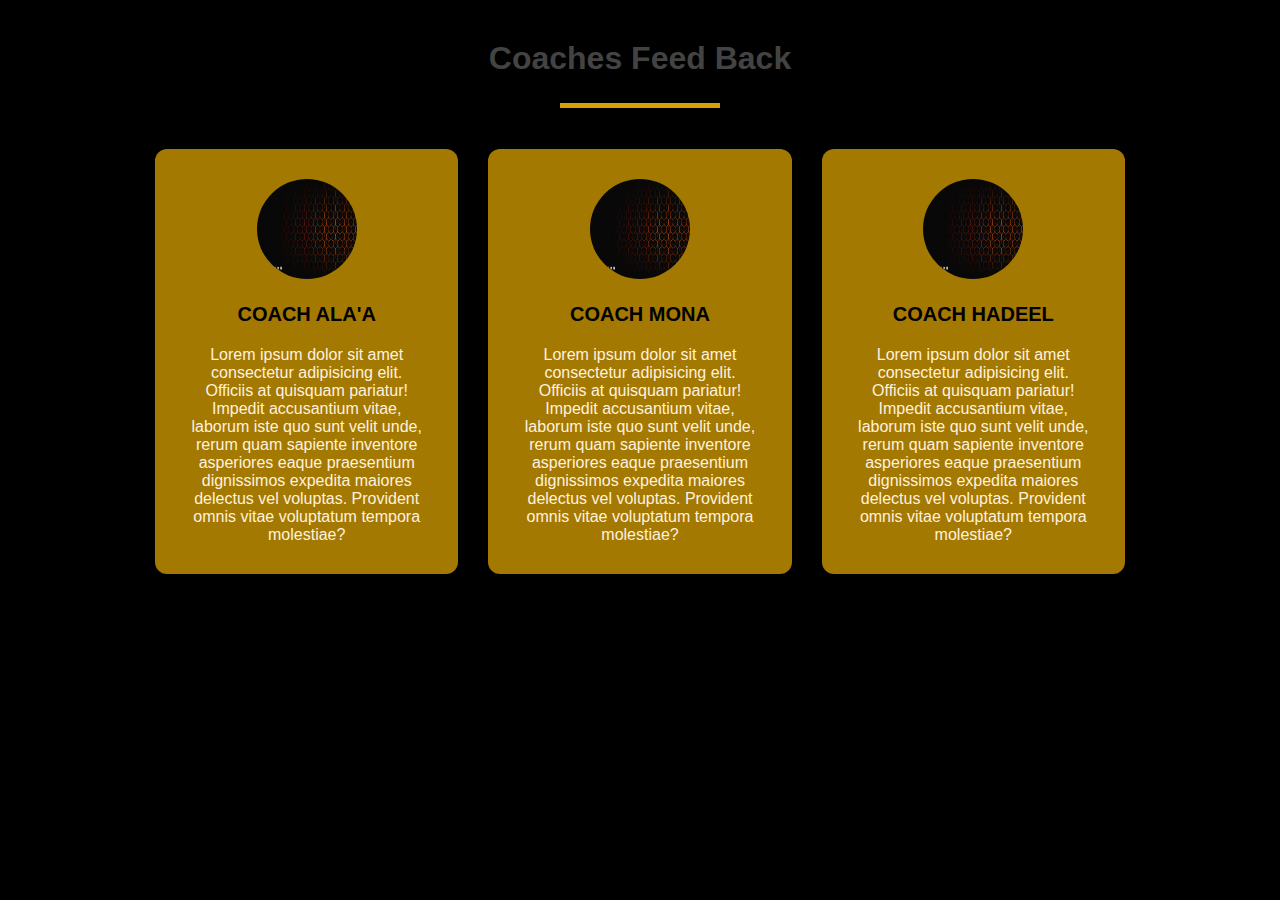
<file: feedcoach.html>
<!DOCTYPE html>
<html lang="en">
<head>
    <meta charset="UTF-8">
    <meta http-equiv="X-UA-Compatible" content="IE=edge">
    <meta name="viewport" content="width=device-width, initial-scale=1.0">
    <link rel="stylesheet" href="https://cdnjs.cloudflare.com/ajax/libs/font-awesome/5.15.4/css/all.min.css"/>
    <link rel="stylesheet" href="feedCoach.css">
    <title>Document</title>
</head>
<body>
    
    <div class="testimonials">
        <div class="inner">
          <h1>Coaches Feed Back</h1>
          <div class="border"></div>

            <div class="row">
            <div class="col">
                <div class="testimonial">
                    <img src="./Third_project_FeedBack/Pics/Back2.jpg" alt="Pic">
                    <div class="name">Coach Ala'a</div>
                    <p class="para">Lorem ipsum dolor sit amet consectetur adipisicing elit. Officiis at quisquam pariatur! Impedit accusantium vitae, laborum iste quo sunt velit unde, rerum quam sapiente inventore asperiores eaque praesentium dignissimos expedita maiores delectus vel voluptas. Provident omnis vitae voluptatum tempora molestiae?</p>

                </div>
              </div>
              <div class="col">
                <div class="testimonial">
                    <img src="./Third_project_FeedBack/Pics/Back2.jpg" alt="Pic">
                    <div class="name">coach Mona</div>
                    <p class="para">Lorem ipsum dolor sit amet consectetur adipisicing elit. Officiis at quisquam pariatur! Impedit accusantium vitae, laborum iste quo sunt velit unde, rerum quam sapiente inventore asperiores eaque praesentium dignissimos expedita maiores delectus vel voluptas. Provident omnis vitae voluptatum tempora molestiae?</p>

                </div>
              </div>
              <div class="col">
                <div class="testimonial">
                    <img src="./Third_project_FeedBack/Pics/Back2.jpg" alt="Pic">
                    <div class="name">Coach Hadeel</div>
                    <p class="para">Lorem ipsum dolor sit amet consectetur adipisicing elit. Officiis at quisquam pariatur! Impedit accusantium vitae, laborum iste quo sunt velit unde, rerum quam sapiente inventore asperiores eaque praesentium dignissimos expedita maiores delectus vel voluptas. Provident omnis vitae voluptatum tempora molestiae?</p>

                </div>
              </div>
              
            </div>
           </div>
        </div>


</body>
</html>
</file>
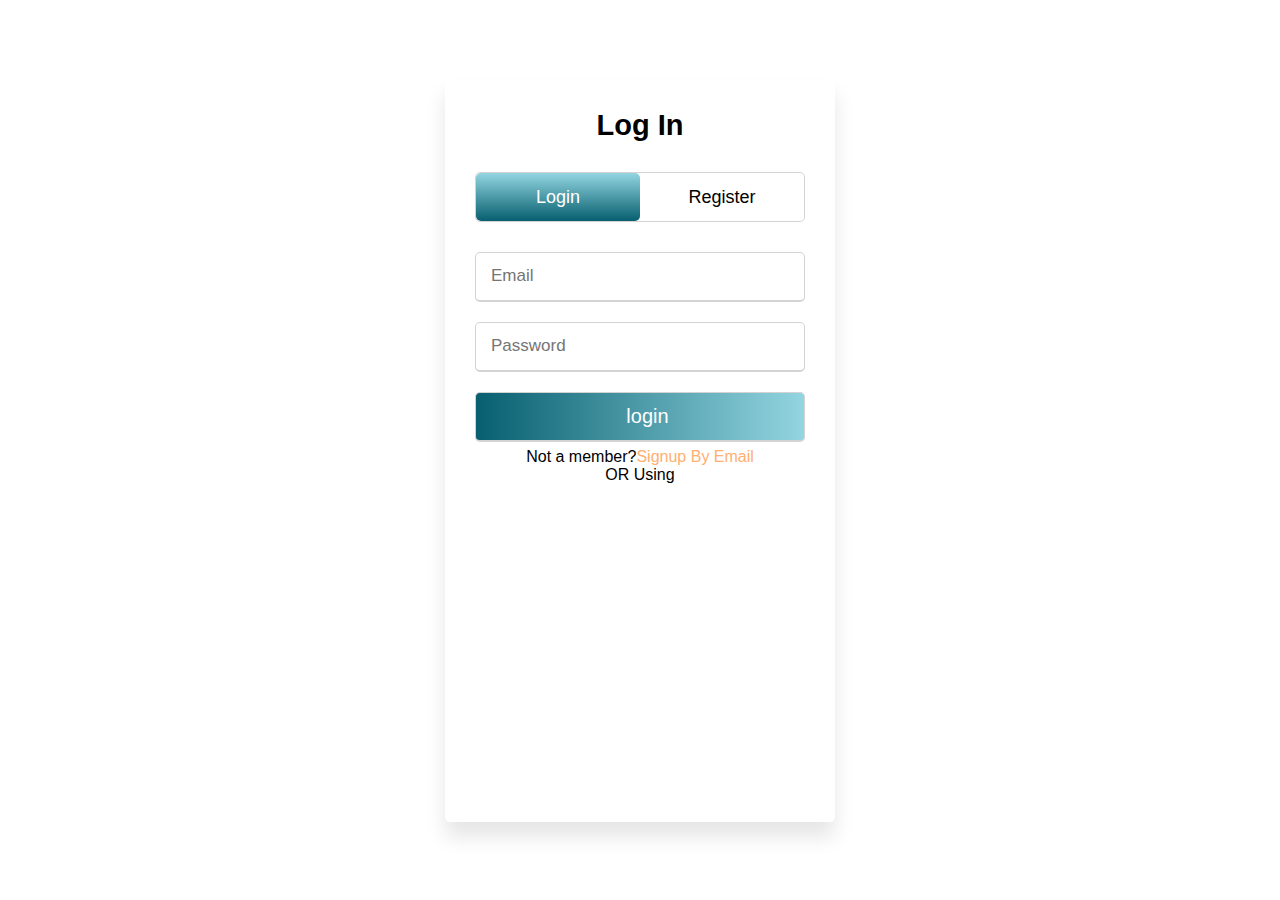
<file: h.html>
<!DOCTYPE html>
<html lang="en">
<head>
    <meta charset="UTF-8">
    <meta http-equiv="X-UA-Compatible" content="IE=edge">
    <meta name="viewport" content="width=device-width, initial-scale=1.0">
    <link rel="stylesheet" href="h.css">
    <title>Document</title>
</head>
<body>
    
</body>
</html>
<body>
    <div class="container">
        <div class="title_text">
            <div class="title login">Log In</div>
            <div class="title signup">Register</div>
        </div>
          <!-- header -->
        <div class="form-container">
            <div class="slide-controls">
                <input type="radio" name="slider" id="login" checked>
                <input type="radio" name="slider" id="signup">
                <label for="login" class="slide login">Login</label>
                <label for="signup" class="slide signup">Register</label>
                <div class="swip-button"></div>
            </div>
            <div class="form-inner">
                <!-- login formmat -->
                <form action="#" class="login">
                    <div class="field">
                        <input type="text" placeholder="Email" required>
                    </div>
                    <div class="field">
                        <input type="password" placeholder="Password" required>
                    </div>
                    <div class="field">
                        <button id="submit">login</button>
                    </div>
                    <div class="signup-link">Not a member?<a href="#">Signup By Email</a></div>
                    <div id="using">OR Using</div>
                    <div id="icons">
                        <i class="fa-brands fa-google"></i>
                        <i class="fa-brands fa-github"></i>
                        <i class="fa-brands fa-facebook"></i>
                        <i class="fa-brands fa-square-twitter"></i>
                    </div>

                </form>

                <!-- sign up format -->
                <form action="#" class="signup">
                    <div class="field">
                        <input type="text" placeholder="First Name" required id="Fname">
                        <p id="NameError"></p>
                    </div>
                    <div class="field">
                        <input type="text" placeholder="Last Name" required id="Lname">
                        <span id="LNameError"></span>
                    </div>
                    <div class="field">
                        <input type="text" placeholder="Email" required id="Email">
                        <span id="NameError"></span>
                    </div>
                    <div class="field">
                        <input type="text" placeholder="Confirm Email" required id="Cemail">
                        <span id="NameError"></span>
                    </div>
                    <div class="field">
                        <input type="text" placeholder="Mobile Number" required id="MobileN">
                        <span id="NameError"></span>
                    </div>
                    <div class="field">
                        <input type="password" placeholder="Password" required id="Pass">
                        <span id="NameError"></span>
                    </div>
                    <div class="field">
                        <input type="password" placeholder="Confirm Password" required id="Cpass">
                        <span id="NameError"></span>
                    </div>
                    <div class="field">
                        <button id="submit" onclick="func()">Register</button>
                    </div>


                </form>
            </div>
        </div>
    </div>
    <script src="h.js"></script>


<script>
    const loginForm = document.querySelector("form.login");
    const signupForm = document.querySelector("form.signup");
    const loginBtn = document.querySelector("label.login");
    const signupBtn = document.querySelector("label.signup");
    const signupLink= document.querySelector(".signup-link a");
    const loginText= document.querySelector(".title_text .login");
    const signupText= document.querySelector(".title_text .signup");

    signupBtn.onclick = (() => {
        loginForm.style.marginLeft = "-50%";
        loginText.style.marginLeft = "-50%";
    });

    loginBtn.onclick = (() => {
        loginForm.style.marginLeft = "0%";
        loginText.style.marginLeft = "0%";
    });

    signupLink.onclick=(()=>{
        signupBtn.click()
        return false ; 
    }
    )
</script>
</body>
</html>
</file>
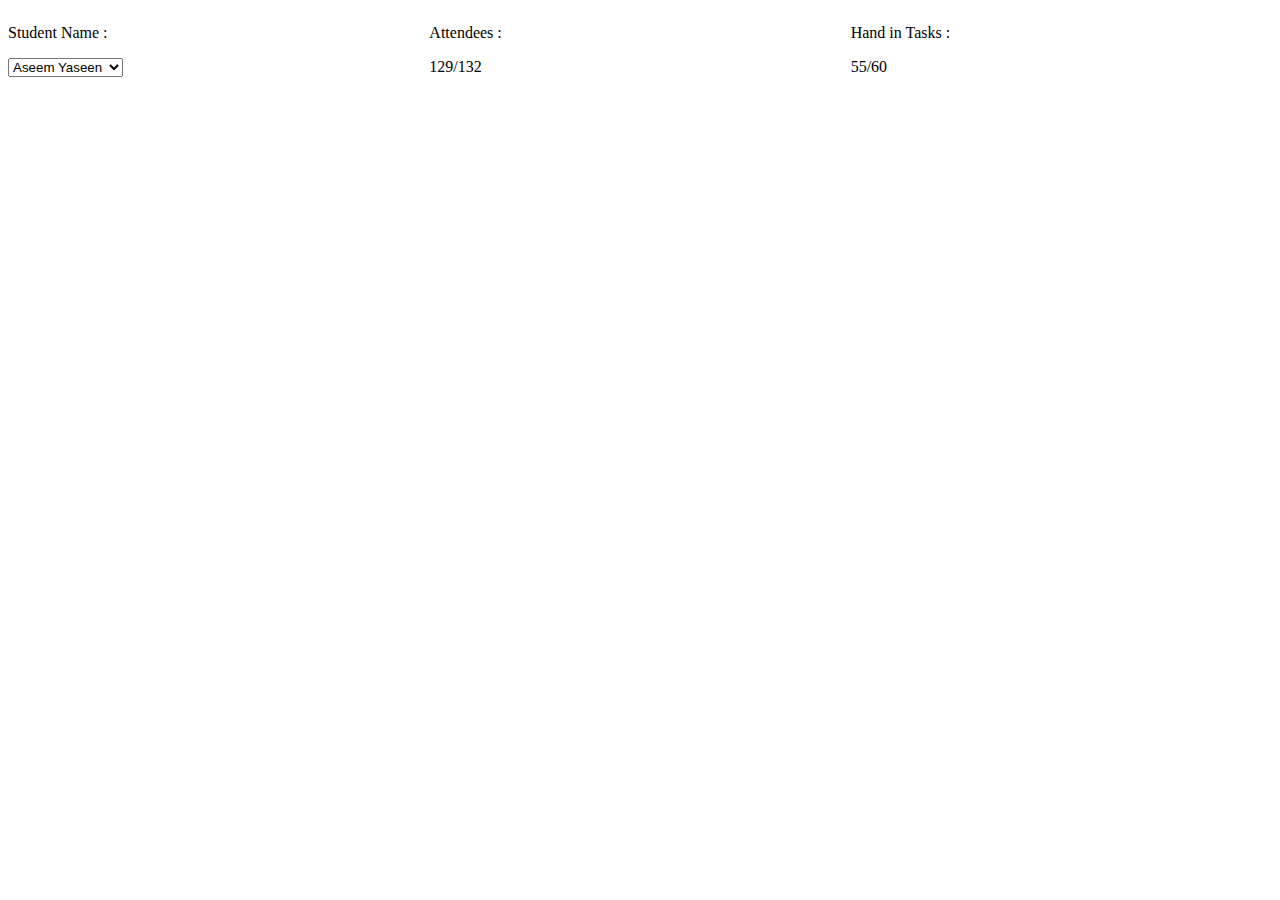
<file: test1.html>
<!DOCTYPE html>
<html lang="en">
<head>
    <meta charset="UTF-8">
    <meta http-equiv="X-UA-Compatible" content="IE=edge">
    <meta name="viewport" content="width=device-width, initial-scale=1.0">
    <link rel="stylesheet" href="test1.css">
    <title>Document</title>
</head>
<body>
    <div id="grid">
    <div id="contanierSelect">

            <p class="Names1">Student Name :</p>
           <select name="FeedBack" id="FeedBackSelect">
               <option>Aseem Yaseen</option>
               <option>Bra'a Esam</option>
               <option>haneen shrateh</option>
               <option>Talab Yaseen</option>
               <option>karam daneh</option>
            </select>
       </div>
        
        
        <div id="contanierAttendees">
            
                <p class="Names1">Attendees :</p>
            
            <span class="attendessResult">129/132</span>
      
    </div>
    
    
    <div id="contanierTasks">
        <div>
            <p class="Names1">Hand in Tasks :</p>
    </div>
    <span class="tasksResult">55/60</span> 
</div>

</div>



</body>
</html>
</file>
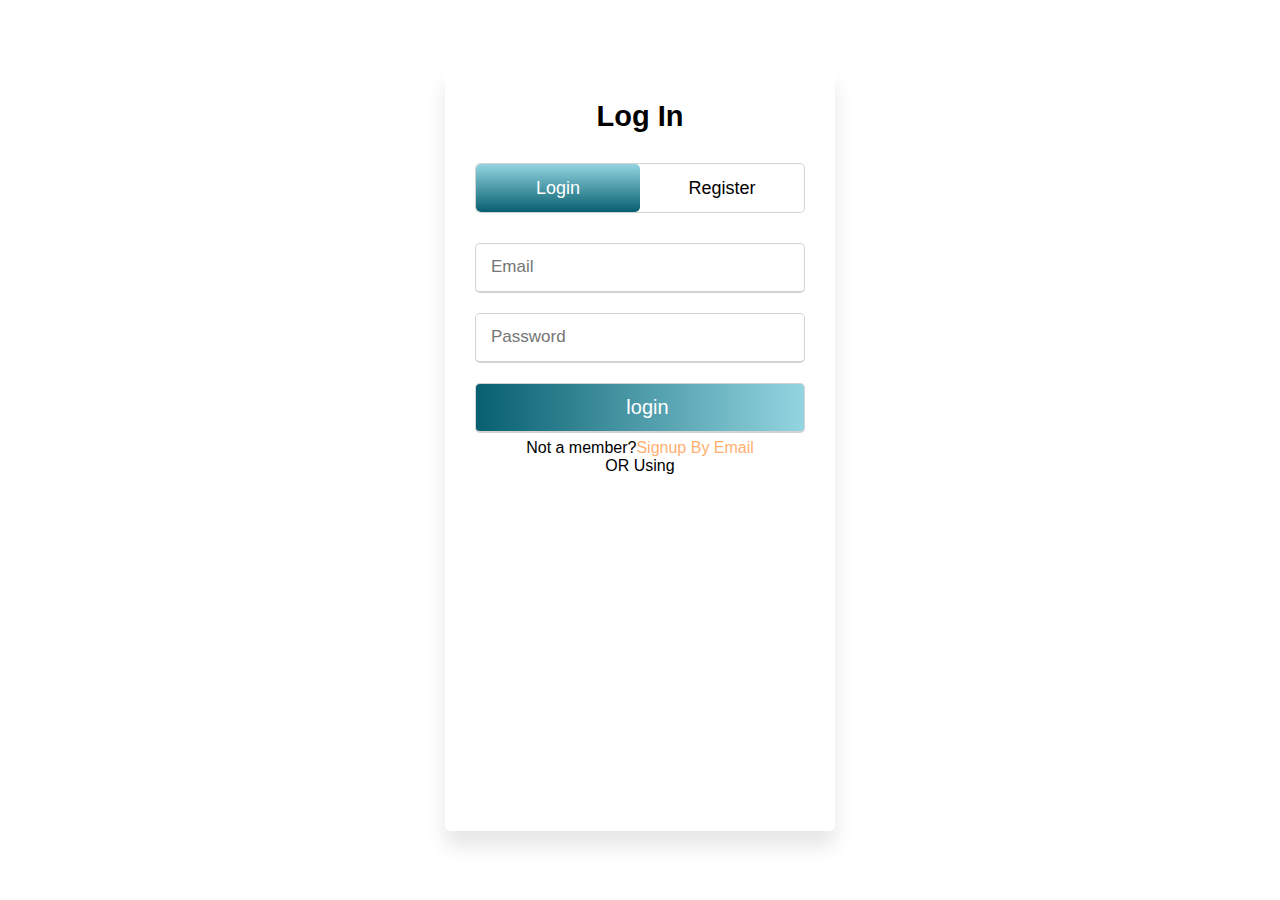
<file: Third_project_FeedBack/testing1/htest3.html>
<!DOCTYPE html>
<html lang="en">
<head>
    <meta charset="UTF-8">
    <meta http-equiv="X-UA-Compatible" content="IE=edge">
    <meta name="viewport" content="width=device-width, initial-scale=1.0">
    <!-- <link rel="stylesheet" haref="htest3.css"> -->
    <link rel="stylesheet" href="htest3.css">
    <title>Document</title>
</head>
<body>
    
</body>
</html>
<body>
    <div class="container">
        <div class="title_text">
            <div class="title login">Log In</div>
            <div class="title signup">Register</div>
        </div>
          <!-- header -->
        <div class="form-container">
            <div class="slide-controls">
                <input type="radio" name="slider" id="login" checked>
                <input type="radio" name="slider" id="signup">
                <label for="login" class="slide login">Login</label>
                <label for="signup" class="slide signup">Register</label>
                <div class="swip-button"></div>
            </div>
            <div class="form-inner">
                <!-- login formmat -->
                <form action="#" class="login" >
                    <div class="field">
                        <input type="text" placeholder="Email" required id="emailLog">
                    </div>
                    <div class="field">
                        <input type="password" placeholder="Password" required id="logPass">
                    </div>
                    <div class="field">
                        <button id="submit" onclick="LogIn()">login</button>
                    </div>
                    <div class="signup-link">Not a member?<a href="#">Signup By Email</a></div>
                    <div id="using">OR Using</div>
                    <div id="icons">
                        <i class="fa-brands fa-google"></i>
                        <i class="fa-brands fa-github"></i>
                        <i class="fa-brands fa-facebook"></i>
                        <i class="fa-brands fa-square-twitter"></i>
                    </div>

                </form>

                <!-- sign up format -->
                <form action="#" class="signup">
                    <div class="field">
                        <input type="text" placeholder="First Name" required id="Fname">
                        <p id="NameError" class="ValColor"></p>
                    </div>
                    <div class="field">
                        <input type="text" placeholder="Last Name" required id="Lname">
                        <span id="LNameError" class="ValColor"></span>
                    </div>
                    <div class="field">
                        <input type="text" placeholder="Email" required id="Email">
                        <span id="EmailError" class="ValColor"></span>
                    </div>
                    <div class="field">
                        <input type="text" placeholder="Confirm Email" required id="Cemail">
                        <span id="EmailConError" class="ValColor"></span>
                    </div>
                    <div class="field">
                        <input type="text" placeholder="Mobile Number" required id="MobileN">
                        <span id="MobileError" class="ValColor"></span>
                    </div>
                    <div class="field">
                        <input type="password" placeholder="Password" required id="Pass">
                        <span id="PassError" class="ValColor"></span>
                    </div>
                    <div class="field">
                        <input type="password" placeholder="Confirm Password" required id="Cpass">
                        <span id="PassConError" class="ValColor"></span>
                    </div>
                    <div class="field">
                      <button id="submit" onclick="func()">Register</button>
                    </div><a href="index3.html">Sign</a>


                </form>
            </div>
        </div>
    </div>
    <script src="htest3.js"></script>


<script>
    const loginForm = document.querySelector("form.login");
    const signupForm = document.querySelector("form.signup");
    const loginBtn = document.querySelector("label.login");
    const signupBtn = document.querySelector("label.signup");
    const signupLink= document.querySelector(".signup-link a");
    const loginText= document.querySelector(".title_text .login");
    const signupText= document.querySelector(".title_text .signup");

    signupBtn.onclick = (() => {
        loginForm.style.marginLeft = "-50%";
        loginText.style.marginLeft = "-50%";
    });

    loginBtn.onclick = (() => {
        loginForm.style.marginLeft = "0%";
        loginText.style.marginLeft = "0%";
    });

    signupLink.onclick=(()=>{
        signupBtn.click()
        return false ; 
    }
    )
</script>
</body>
</html>
</file>
<file: feedCoach.css>
* {
    margin: 0;
    padding: 0;
    font-family: "montserrat" , sans-serif;
}
body{
    background-color: black;
}


h1{
    /* color: #d79f03; */
}

.testimonials {
    padding: 40px 0;
    background: #000000;
    color: #434343;
    text-align: center;
}

.inner{
    max-width: 1000px;
    margin: auto;
    overflow: hidden;
    padding: 0 20px;
}

.border{
    width: 160px;
    height: 5px;
    background:#d79f03;
    margin: 26px auto;
    
}

.row {
    display: flex;
    flex-wrap: wrap;
    justify-content: center;
}
.col{
    flex: 33.33%;
    max-width: 33.33%;
    box-sizing: border-box;
    padding: 15px;
}

.testimonial{
    background:#a47901;
    padding: 30px;
    border-radius: 12px;
}

.testimonial img {
    width: 100px;
    height: 100px;
    border-radius: 50%;
}

.name{
    font-size: 20px;
    text-transform: uppercase;
    margin: 20px 0;
    color:black;
    font-weight: 800;
}

.para {
    color: rgb(255, 241, 223);
}
</file>
<file: h.css>
* {
        margin: 0;
        padding: 0;
        box-sizing: border-box;
        font-family: 'Poppins', sans-serif;
    }

    html,
    body {
        display: grid;
        height: 100%;
        place-items: center;

        /* background: -webkit-linear-gradient(90deg, #075F6F, transparent) #93d5e1; */

    }

    .container {
        max-width: 390px;
        background-color: #fff;
        box-shadow: 0px 15px 20px rgb(0, 0, 0, 0.1);
        padding: 30px;
        border-radius: 5px;
        overflow: hidden;
    }

    .container .title_text {
        display: flex;
        width: 200%;
    }

    .container .title_text .title {
        width: 50%;
        font-size: 29px;
        font-weight: 700;
        text-align: center;
    }

    .container .form-container {
        width: 100%;
        overflow: hidden;

    }

    .form-container .slide-controls {
        position: relative;
        display: flex;
        height: 50px;
        width: 100%;
        margin: 30px 0 10px 0;
        justify-content: space-between;
        border: 1px solid lightgray;
        border-radius: 5px;
        overflow: hidden;
    }

    .slide-controls .slide {
        height: 100%;
        width: 100%;
        font-size: 18px;
        font-weight: 500;
        text-align: center;
        line-height: 48px;
        cursor: pointer;
        z-index: 1;
        color: #fff;
    }
    

    .slide-controls .signup {
        color: black;
    }

    .slide-controls .swip-button {
        position: absolute;
        height: 100%;
        width: 50%;
        left: 0;
        z-index: 0;
        border-radius: 5px;
        transition: all 0.6s cubic-bezier(0.68, -0.55, 0.265, 1.55);
        background: -webkit-linear-gradient(90deg, #075F6F, transparent) #93d5e1;
        ;

    }

    input[type="radio"] {
        display: none;
    }

    #signup:checked~.swip-button {
        left: 50%;
    }

    #signup:checked~.signup {
        color: #fff;
    }

    #signup:checked~.login {
        color: black;
    }

    .form-container .form-inner {
        display: flex;
        width: 200%;

    }

    .form-container .form-inner form {
        width: 50%;
        transition: all 0.6s cubic-bezier(0.68, -0.55, 0.265, 1.55);

    }

    .form-inner form .field {
        height: 50px;
        width: 100%;
        margin-top: 20px;
    }

    .form-inner form .field input {
        height: 100%;
        width: 100%;
        outline: none;
        padding-left: 15px;
        font-size: 17px;
        border-radius: 5px;
        border: 1px solid lightgray;
        border-bottom-width: 2px;
    }

    .form-inner form .field input:focus {
        border-color: #075F6F;
    }

    .signup-link {
        margin-top: 2%;
        text-align: center;
    }

    .form-inner form .signup-link a {
        color: #FFAF6F;
        text-decoration: none;
    }

    .form-inner form .signup-link a:hover {
        text-decoration: underline;
    }

    #submit {
        height: 100%;
        width: 100%;
        outline: none;
        padding-left: 15px;
        font-size: 20px;
        font-weight: 500;
        border-radius: 5px;
        border: 1px solid lightgray;
        border-bottom-width: 2px;
        background: linear-gradient(90deg, #075F6F, transparent) #93d5e1;
        color: #fff;
        cursor: pointer;
    }

    #using {
        text-align: center;

    }

    #icons {
        width: 50%;
        display: flex;
        justify-content: space-between;
        margin: 4% 23%;

    }

    .fa-google {
        font-size: 30px;
        color: #075F6F;
    }

    .fa-github {
        font-size: 30px;
        color: #075F6F;
    }

    .fa-facebook {
        font-size: 30px;
        color: #075F6F;
    }

    .fa-square-twitter {
        font-size: 30px;
        color: #075F6F;
    }




    #NameError{
        color: red;
        font-size: 12px;
    }


    #LNameError{
        color: red;
        font-size: 12px;
    }
</file>
<file: test1.css>
#grid {
    display: grid;
    grid-template-columns: repeat(3,1fr);
}
</file>
<file: Third_project_FeedBack/testing1/htest3.css>
* {
        margin: 0;
        padding: 0;
        box-sizing: border-box;
        font-family: 'Poppins', sans-serif;
    }

    html,
    body {
        display: grid;
        height: 100%;
        place-items: center;

        /* background: -webkit-linear-gradient(90deg, #075F6F, transparent) #93d5e1; */

    }

    .container {
        max-width: 390px;
        background-color: #fff;
        box-shadow: 0px 15px 20px rgb(0, 0, 0, 0.1);
        padding: 30px;
        border-radius: 5px;
        overflow: hidden;
    }

    .container .title_text {
        display: flex;
        width: 200%;
    }

    .container .title_text .title {
        width: 50%;
        font-size: 29px;
        font-weight: 700;
        text-align: center;
    }

    .container .form-container {
        width: 100%;
        overflow: hidden;

    }

    .form-container .slide-controls {
        position: relative;
        display: flex;
        height: 50px;
        width: 100%;
        margin: 30px 0 10px 0;
        justify-content: space-between;
        border: 1px solid lightgray;
        border-radius: 5px;
        overflow: hidden;
    }

    .slide-controls .slide {
        height: 100%;
        width: 100%;
        font-size: 18px;
        font-weight: 500;
        text-align: center;
        line-height: 48px;
        cursor: pointer;
        z-index: 1;
        color: #fff;
    }
    

    .slide-controls .signup {
        color: black;
    }

    .slide-controls .swip-button {
        position: absolute;
        height: 100%;
        width: 50%;
        left: 0;
        z-index: 0;
        border-radius: 5px;
        transition: all 0.6s cubic-bezier(0.68, -0.55, 0.265, 1.55);
        background: -webkit-linear-gradient(90deg, #075F6F, transparent) #93d5e1;
        ;

    }

    input[type="radio"] {
        display: none;
    }

    #signup:checked~.swip-button {
        left: 50%;
    }

    #signup:checked~.signup {
        color: #fff;
    }

    #signup:checked~.login {
        color: black;
    }

    .form-container .form-inner {
        display: flex;
        width: 200%;

    }

    .form-container .form-inner form {
        width: 50%;
        transition: all 0.6s cubic-bezier(0.68, -0.55, 0.265, 1.55);

    }

    .form-inner form .field {
        height: 50px;
        width: 100%;
        margin-top: 20px;
    }

    .form-inner form .field input {
        height: 100%;
        width: 100%;
        outline: none;
        padding-left: 15px;
        font-size: 17px;
        border-radius: 5px;
        border: 1px solid lightgray;
        border-bottom-width: 2px;
    }

    .form-inner form .field input:focus {
        border-color: #075F6F;
    }

    .signup-link {
        margin-top: 2%;
        text-align: center;
    }

    .form-inner form .signup-link a {
        color: #FFAF6F;
        text-decoration: none;
    }

    .form-inner form .signup-link a:hover {
        text-decoration: underline;
    }

    #submit {
        height: 100%;
        width: 100%;
        outline: none;
        padding-left: 15px;
        font-size: 20px;
        font-weight: 500;
        border-radius: 5px;
        border: 1px solid lightgray;
        border-bottom-width: 2px;
        background: linear-gradient(90deg, #075F6F, transparent) #93d5e1;
        color: #fff;
        cursor: pointer;
    }

    #using {
        text-align: center;

    }

    #icons {
        width: 50%;
        display: flex;
        justify-content: space-between;
        margin: 4% 23%;

    }

    .fa-google {
        font-size: 30px;
        color: #075F6F;
    }

    .fa-github {
        font-size: 30px;
        color: #075F6F;
    }

    .fa-facebook {
        font-size: 30px;
        color: #075F6F;
    }

    .fa-square-twitter {
        font-size: 30px;
        color: #075F6F;
    }





    .ValColor{
        color: red;
        font-size: 12px;
    }
</file>
